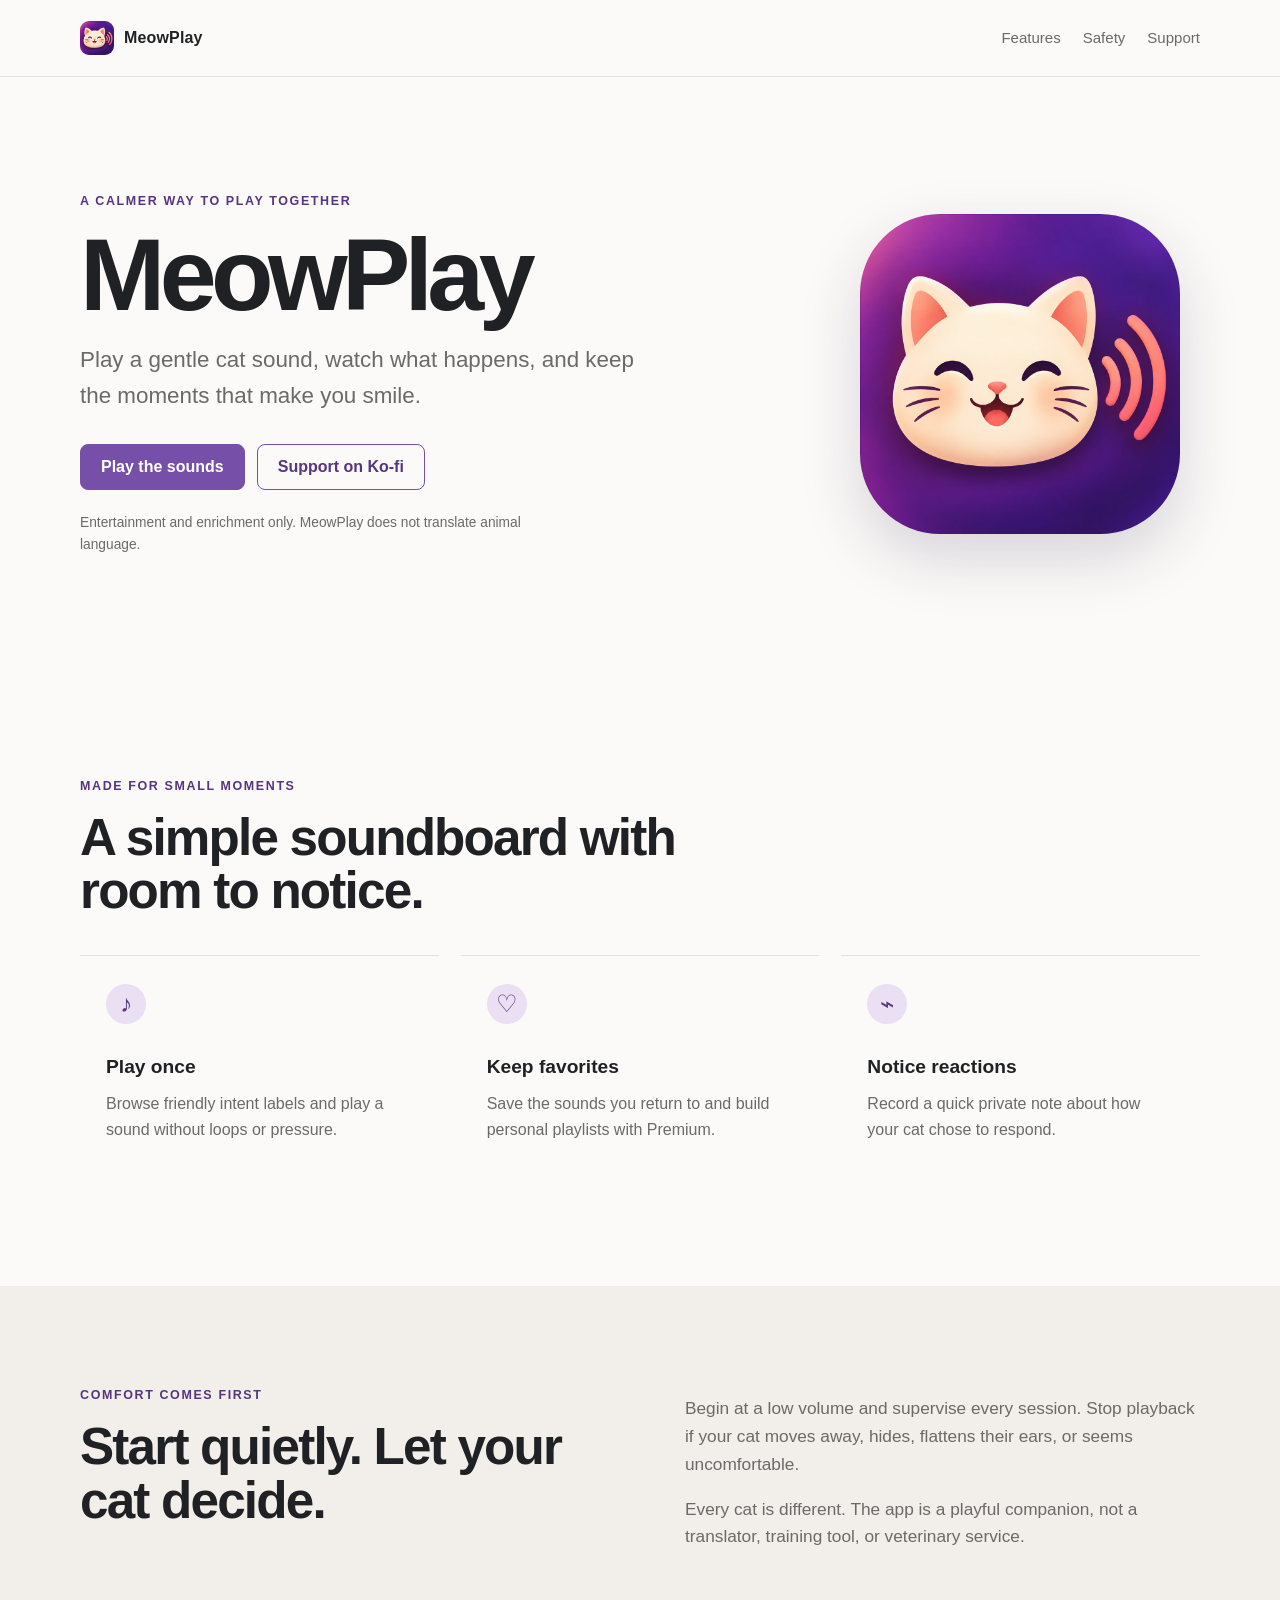
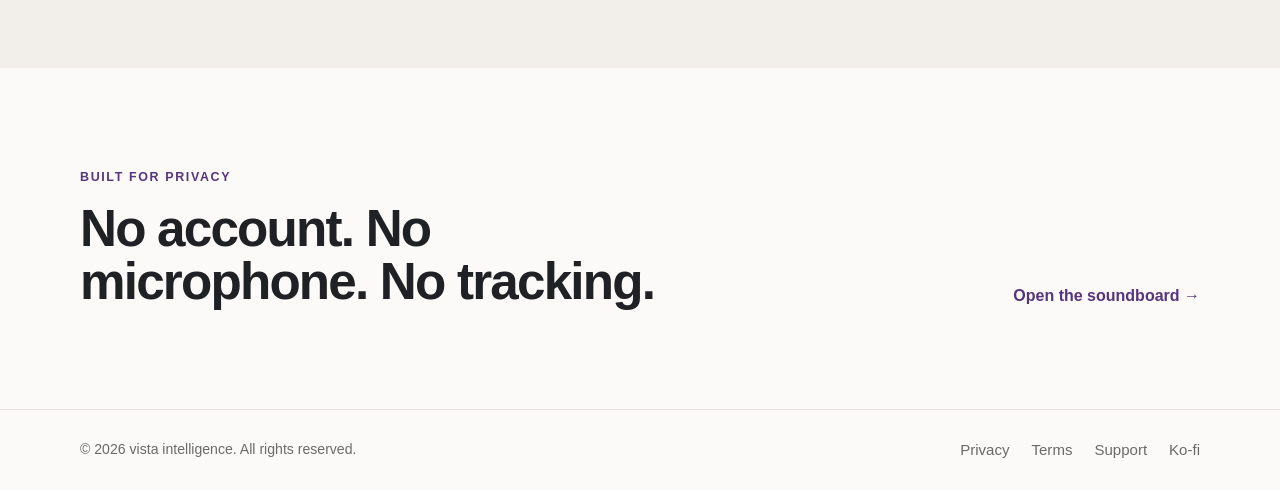
<file: LegalSite/index.html>
<!doctype html>
<html lang="en">
<head>
  <meta charset="utf-8">
  <meta name="viewport" content="width=device-width, initial-scale=1">
  <meta name="description" content="MeowPlay is a playful cat soundboard for curious cats and the people who love them.">
  <link rel="icon" href="app-icon.png" type="image/png">
  <title>MeowPlay — Playful cat sounds</title>
  <link rel="stylesheet" href="styles.css">
</head>
<body>
  <header class="site-header">
    <nav class="nav shell" aria-label="Main navigation">
      <a class="brand" href="index.html"><img src="app-icon.png" alt=""> <span>MeowPlay</span></a>
      <div class="nav-links">
        <a href="#features">Features</a>
        <a href="#safety">Safety</a>
        <a href="support.html">Support</a>
      </div>
    </nav>
  </header>

  <main>
    <section class="hero shell">
      <div class="hero-copy">
        <p class="eyebrow">A calmer way to play together</p>
        <h1>MeowPlay</h1>
        <p class="hero-lede">Play a gentle cat sound, watch what happens, and keep the moments that make you smile.</p>
        <div class="hero-actions">
          <a class="button button-primary" href="play.html">Play the sounds</a>
          <a class="button button-secondary" href="https://ko-fi.com/hustlicong" target="_blank" rel="noopener">Support on Ko-fi</a>
        </div>
        <p class="fine-print">Entertainment and enrichment only. MeowPlay does not translate animal language.</p>
      </div>
      <div class="hero-art" aria-label="MeowPlay app icon">
        <img src="app-icon.png" alt="MeowPlay app icon">
      </div>
    </section>

    <section class="section shell" id="features">
      <div class="section-heading">
        <p class="eyebrow">Made for small moments</p>
        <h2>A simple soundboard with room to notice.</h2>
      </div>
      <div class="feature-grid">
        <article class="feature">
          <span class="feature-icon" aria-hidden="true">♪</span>
          <h3>Play once</h3>
          <p>Browse friendly intent labels and play a sound without loops or pressure.</p>
        </article>
        <article class="feature">
          <span class="feature-icon" aria-hidden="true">♡</span>
          <h3>Keep favorites</h3>
          <p>Save the sounds you return to and build personal playlists with Premium.</p>
        </article>
        <article class="feature">
          <span class="feature-icon" aria-hidden="true">⌁</span>
          <h3>Notice reactions</h3>
          <p>Record a quick private note about how your cat chose to respond.</p>
        </article>
      </div>
    </section>

    <section class="section section-muted" id="safety">
      <div class="shell safety-layout">
        <div>
          <p class="eyebrow">Comfort comes first</p>
          <h2>Start quietly. Let your cat decide.</h2>
        </div>
        <div class="safety-copy">
          <p>Begin at a low volume and supervise every session. Stop playback if your cat moves away, hides, flattens their ears, or seems uncomfortable.</p>
          <p>Every cat is different. The app is a playful companion, not a translator, training tool, or veterinary service.</p>
        </div>
      </div>
    </section>

    <section class="closing shell">
      <div>
        <p class="eyebrow">Built for privacy</p>
        <h2>No account. No microphone. No tracking.</h2>
      </div>
      <a class="text-link" href="play.html">Open the soundboard <span aria-hidden="true">→</span></a>
    </section>
  </main>

  <footer class="site-footer">
    <div class="shell footer-inner">
      <span>© 2026 vista intelligence. All rights reserved.</span>
      <div class="footer-links">
        <a href="privacy.html">Privacy</a>
        <a href="terms.html">Terms</a>
        <a href="support.html">Support</a>
        <a href="https://ko-fi.com/hustlicong" target="_blank" rel="noopener">Ko-fi</a>
      </div>
    </div>
  </footer>
</body>
</html>
</file>
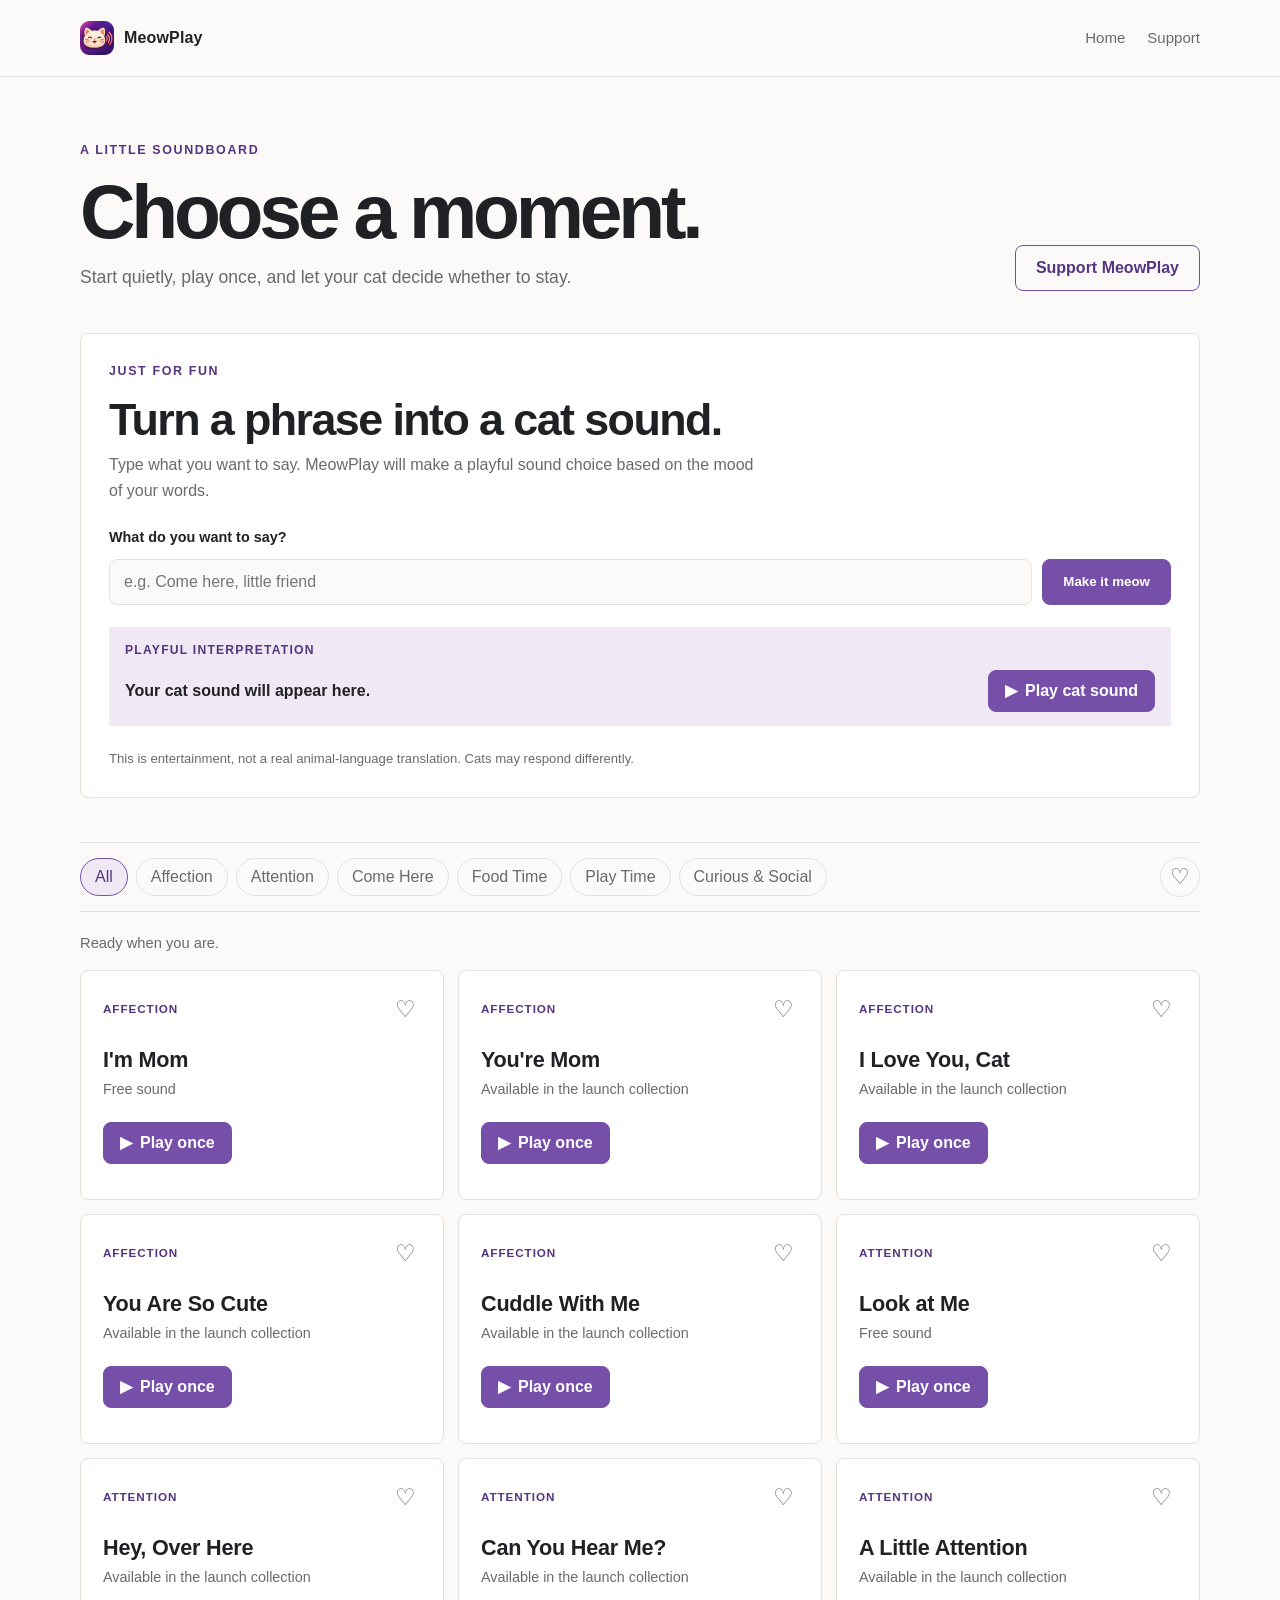
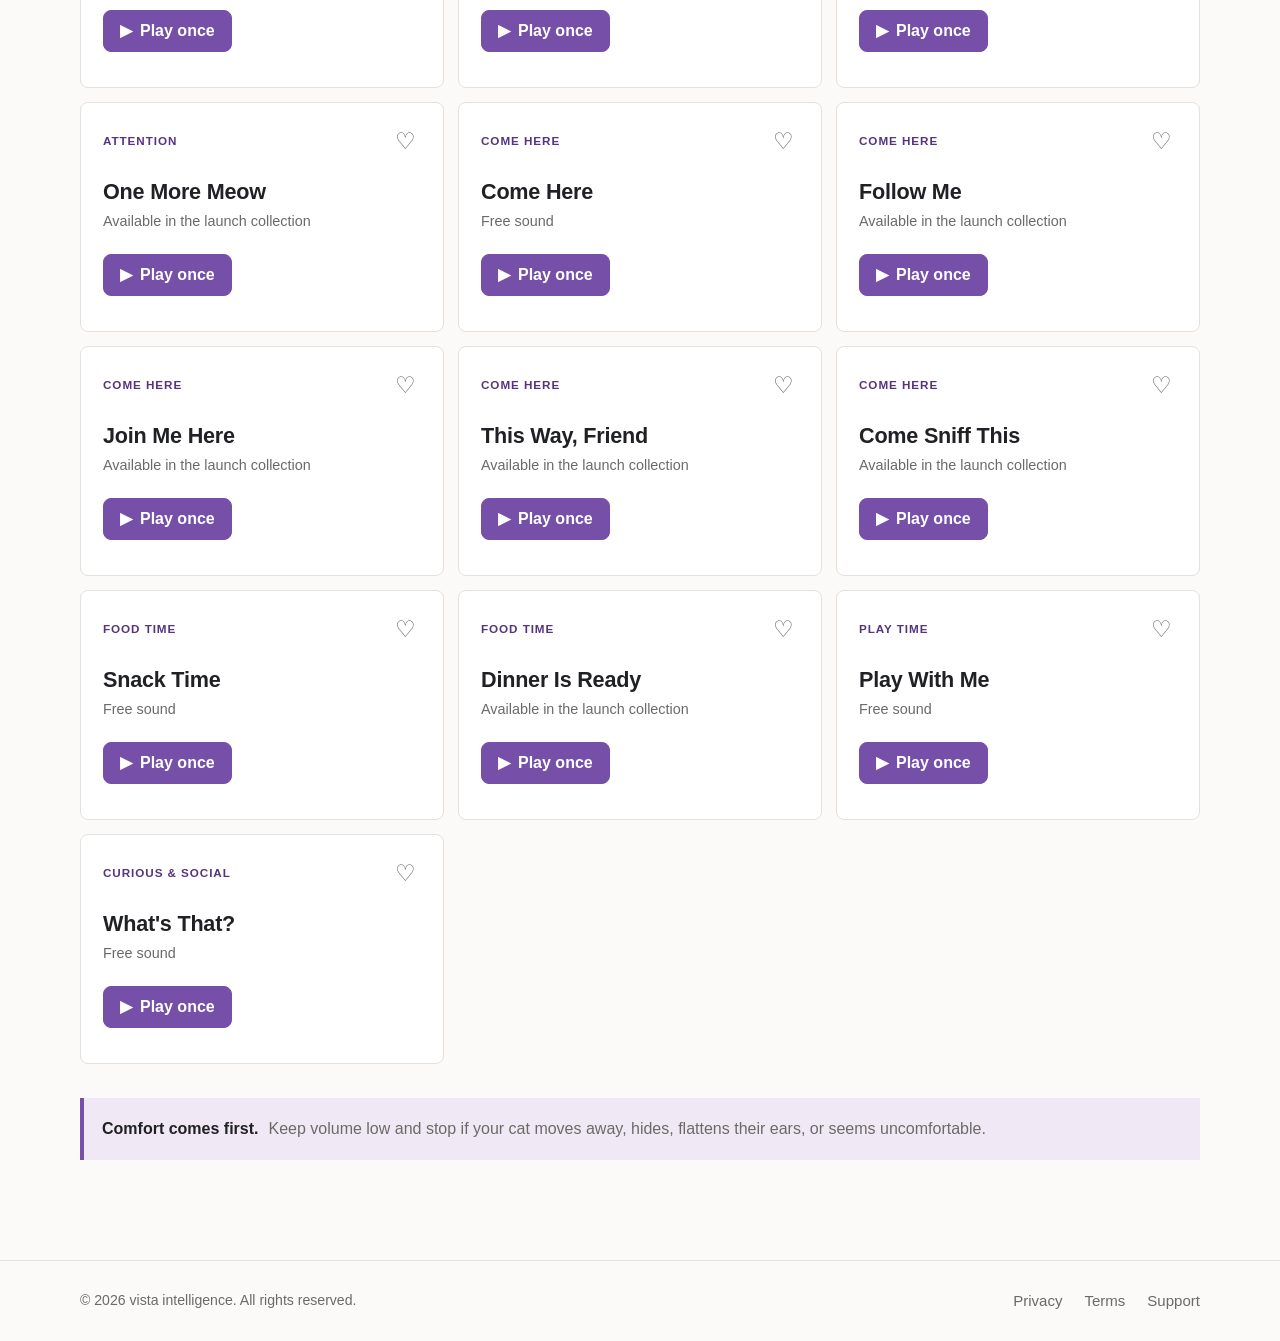
<file: LegalSite/play.html>
<!doctype html>
<html lang="en">
<head>
  <meta charset="utf-8">
  <meta name="viewport" content="width=device-width, initial-scale=1">
  <meta name="description" content="Play gentle MeowPlay cat sounds from your phone.">
  <link rel="icon" href="app-icon.png" type="image/png">
  <title>Play — MeowPlay</title>
  <link rel="stylesheet" href="styles.css">
</head>
<body class="play-page">
  <header class="site-header">
    <nav class="nav shell" aria-label="Main navigation">
      <a class="brand" href="index.html"><img src="app-icon.png" alt=""> <span>MeowPlay</span></a>
      <div class="nav-links">
        <a href="index.html">Home</a>
        <a href="support.html">Support</a>
      </div>
    </nav>
  </header>

  <main class="shell play-main">
    <section class="play-heading">
      <div>
        <p class="eyebrow">A little soundboard</p>
        <h1>Choose a moment.</h1>
        <p class="play-lede">Start quietly, play once, and let your cat decide whether to stay.</p>
      </div>
      <a class="button button-secondary support-button" href="https://ko-fi.com/hustlicong" target="_blank" rel="noopener">Support MeowPlay</a>
    </section>

    <section class="translator-panel" aria-labelledby="translator-title">
      <div>
        <p class="eyebrow">Just for fun</p>
        <h2 id="translator-title">Turn a phrase into a cat sound.</h2>
        <p class="translator-copy">Type what you want to say. MeowPlay will make a playful sound choice based on the mood of your words.</p>
      </div>
      <form id="translator-form" class="translator-form">
        <label for="human-phrase">What do you want to say?</label>
        <div class="translator-input-row">
          <input id="human-phrase" name="phrase" type="text" maxlength="120" placeholder="e.g. Come here, little friend" autocomplete="off" required>
          <button class="button button-primary" type="submit">Make it meow</button>
        </div>
      </form>
      <div class="translator-result" id="translator-result" aria-live="polite">
        <span class="result-label">Playful interpretation</span>
        <strong id="translator-message">Your cat sound will appear here.</strong>
        <button class="play-button result-play" id="translator-play" type="button" hidden>
          <span aria-hidden="true">▶</span><span>Play cat sound</span>
        </button>
      </div>
      <p class="translator-disclaimer">This is entertainment, not a real animal-language translation. Cats may respond differently.</p>
    </section>

    <div class="play-toolbar" aria-label="Soundboard controls">
      <div class="category-tabs" id="category-tabs"></div>
      <button class="icon-button" id="favorites-toggle" type="button" aria-pressed="false" title="Show favorites">
        <span aria-hidden="true">♡</span><span class="sr-only">Show favorites</span>
      </button>
    </div>

    <p class="status-line" id="status-line" role="status">Ready when you are.</p>
    <section class="sound-grid" id="sound-grid" aria-live="polite"></section>

    <section class="play-note">
      <strong>Comfort comes first.</strong>
      <span>Keep volume low and stop if your cat moves away, hides, flattens their ears, or seems uncomfortable.</span>
    </section>
  </main>

  <footer class="site-footer">
    <div class="shell footer-inner">
      <span>© 2026 vista intelligence. All rights reserved.</span>
      <div class="footer-links">
        <a href="privacy.html">Privacy</a>
        <a href="terms.html">Terms</a>
        <a href="support.html">Support</a>
      </div>
    </div>
  </footer>
  <script src="play.js"></script>
</body>
</html>
</file>
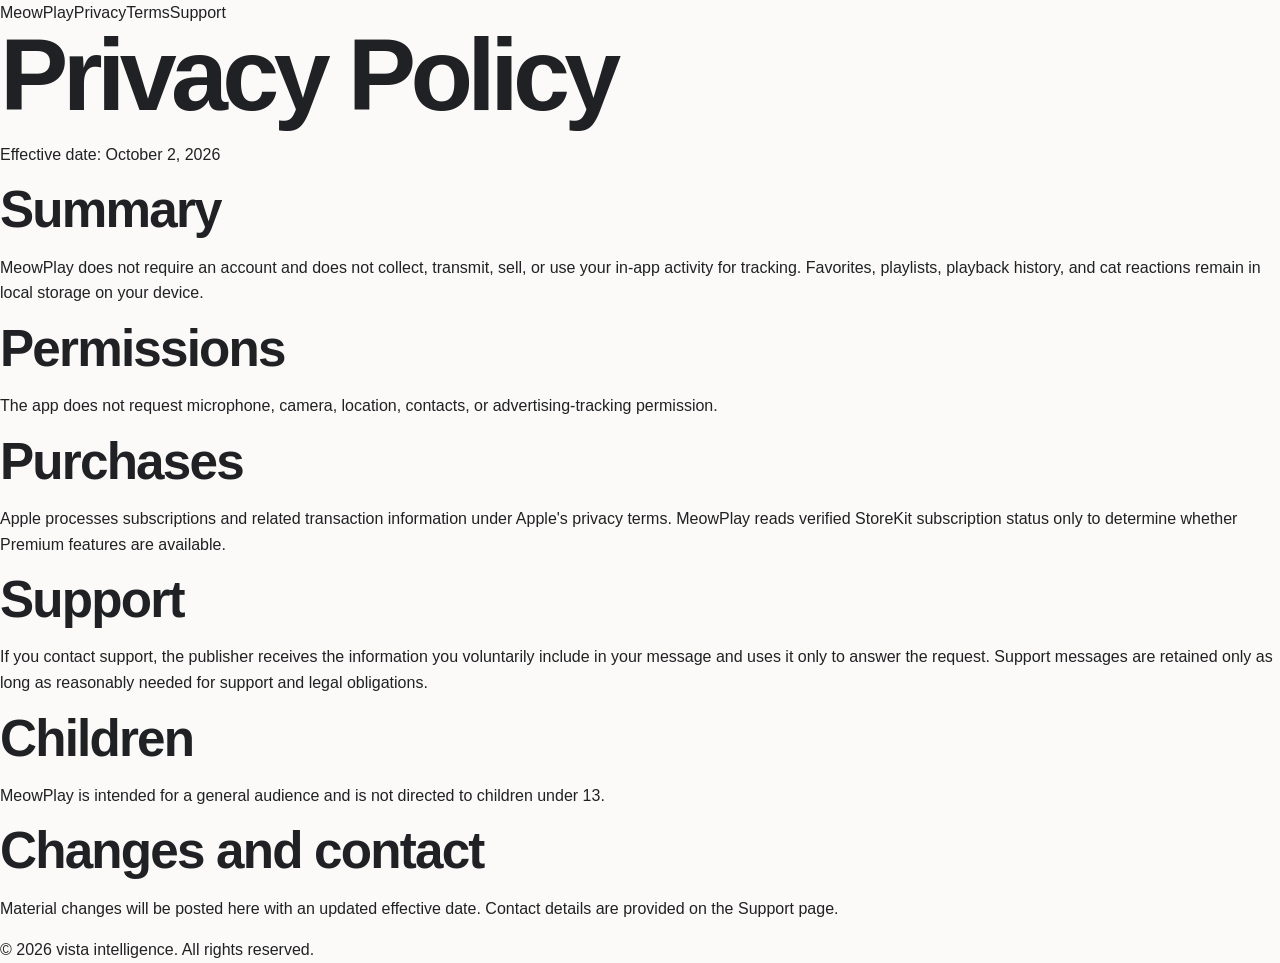
<file: LegalSite/privacy.html>
<!doctype html>
<html lang="en">
<head>
  <meta charset="utf-8">
  <meta name="viewport" content="width=device-width, initial-scale=1">
  <title>Privacy Policy — MeowPlay</title>
  <link rel="stylesheet" href="styles.css">
</head>
<body>
  <nav><a href="index.html">MeowPlay</a><a href="privacy.html">Privacy</a><a href="terms.html">Terms</a><a href="support.html">Support</a></nav>
  <main>
    <h1>Privacy Policy</h1>
    <p>Effective date: October 2, 2026</p>
    <h2>Summary</h2>
    <p>MeowPlay does not require an account and does not collect, transmit, sell, or use your in-app activity for tracking. Favorites, playlists, playback history, and cat reactions remain in local storage on your device.</p>
    <h2>Permissions</h2>
    <p>The app does not request microphone, camera, location, contacts, or advertising-tracking permission.</p>
    <h2>Purchases</h2>
    <p>Apple processes subscriptions and related transaction information under Apple's privacy terms. MeowPlay reads verified StoreKit subscription status only to determine whether Premium features are available.</p>
    <h2>Support</h2>
    <p>If you contact support, the publisher receives the information you voluntarily include in your message and uses it only to answer the request. Support messages are retained only as long as reasonably needed for support and legal obligations.</p>
    <h2>Children</h2>
    <p>MeowPlay is intended for a general audience and is not directed to children under 13.</p>
    <h2>Changes and contact</h2>
    <p>Material changes will be posted here with an updated effective date. Contact details are provided on the <a href="support.html">Support page</a>.</p>
    <footer>© 2026 vista intelligence. All rights reserved.</footer>
  </main>
</body>
</html>
</file>
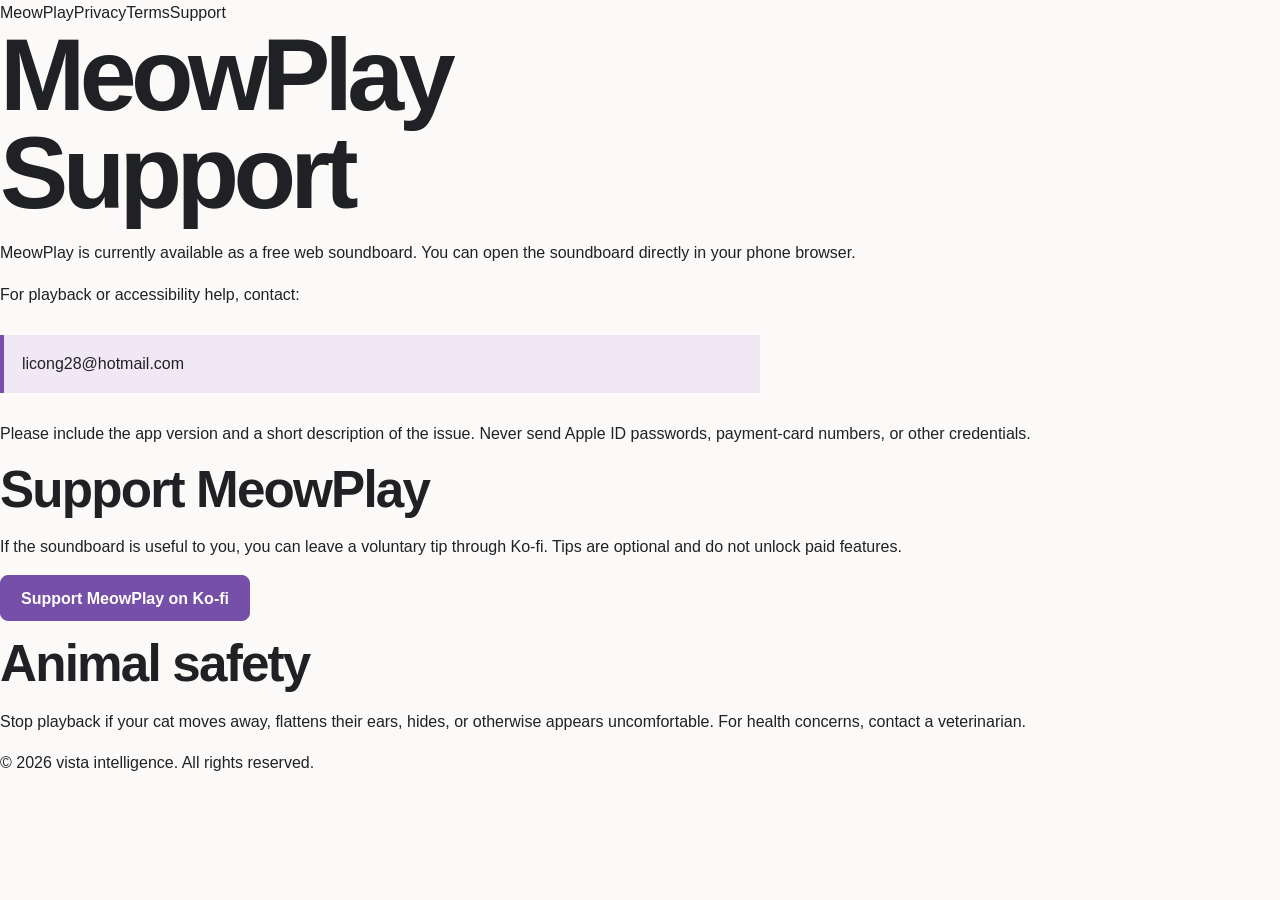
<file: LegalSite/support.html>
<!doctype html>
<html lang="en">
<head>
  <meta charset="utf-8">
  <meta name="viewport" content="width=device-width, initial-scale=1">
  <title>Support — MeowPlay</title>
  <link rel="stylesheet" href="styles.css">
</head>
<body>
  <nav><a href="index.html">MeowPlay</a><a href="privacy.html">Privacy</a><a href="terms.html">Terms</a><a href="support.html">Support</a></nav>
  <main>
    <h1>MeowPlay Support</h1>
    <p>MeowPlay is currently available as a free web soundboard. You can <a href="play.html">open the soundboard</a> directly in your phone browser.</p>
    <p>For playback or accessibility help, contact:</p>
    <p class="note"><a href="mailto:licong28@hotmail.com">licong28@hotmail.com</a></p>
    <p>Please include the app version and a short description of the issue. Never send Apple ID passwords, payment-card numbers, or other credentials.</p>
    <h2>Support MeowPlay</h2>
    <p>If the soundboard is useful to you, you can leave a voluntary tip through Ko-fi. Tips are optional and do not unlock paid features.</p>
    <p><a class="button button-primary" href="https://ko-fi.com/hustlicong" target="_blank" rel="noopener">Support MeowPlay on Ko-fi</a></p>
    <h2>Animal safety</h2>
    <p>Stop playback if your cat moves away, flattens their ears, hides, or otherwise appears uncomfortable. For health concerns, contact a veterinarian.</p>
    <footer>© 2026 vista intelligence. All rights reserved.</footer>
  </main>
</body>
</html>
</file>
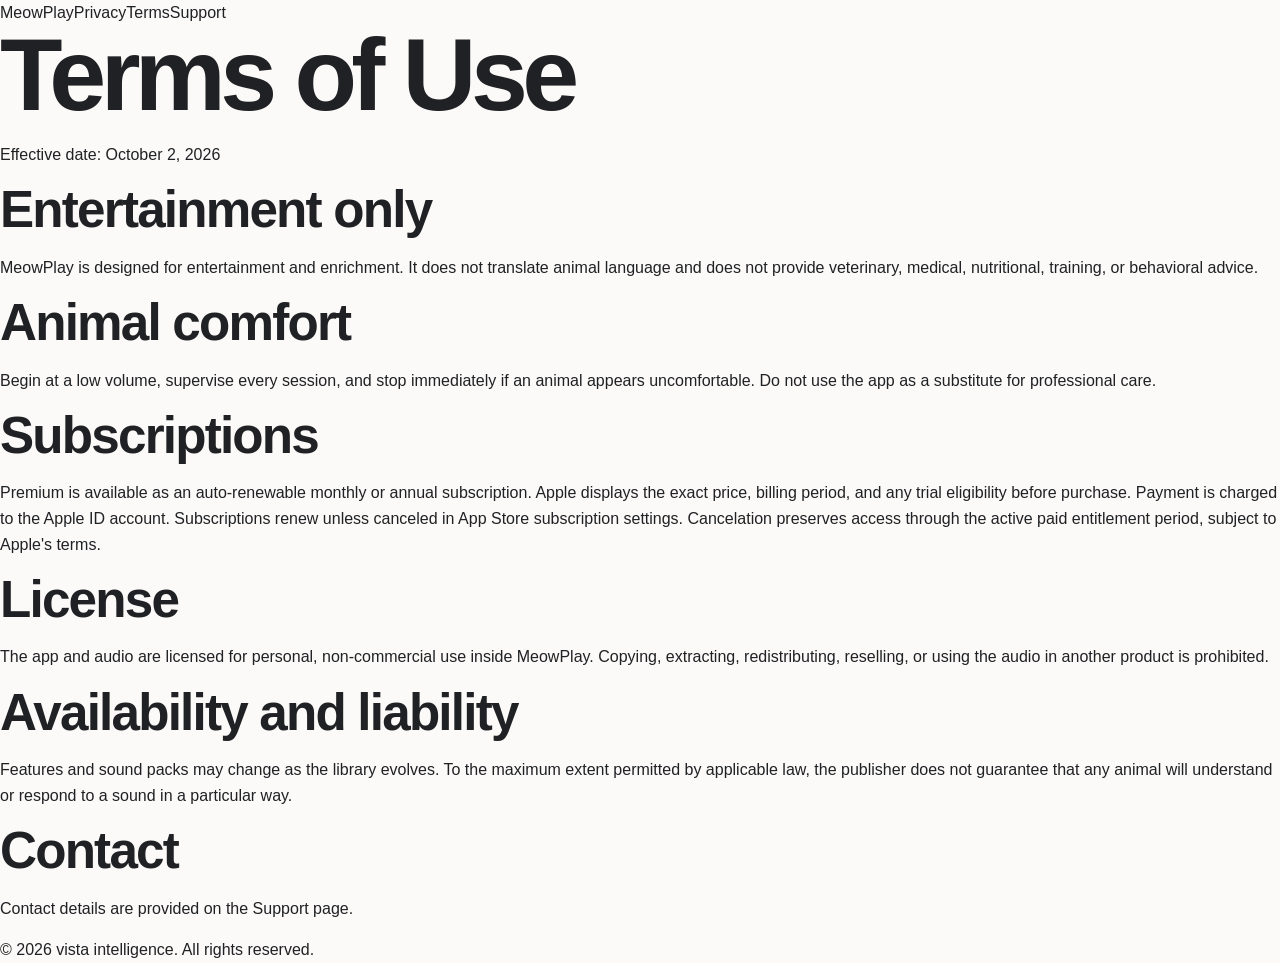
<file: LegalSite/terms.html>
<!doctype html>
<html lang="en">
<head>
  <meta charset="utf-8">
  <meta name="viewport" content="width=device-width, initial-scale=1">
  <title>Terms of Use — MeowPlay</title>
  <link rel="stylesheet" href="styles.css">
</head>
<body>
  <nav><a href="index.html">MeowPlay</a><a href="privacy.html">Privacy</a><a href="terms.html">Terms</a><a href="support.html">Support</a></nav>
  <main>
    <h1>Terms of Use</h1>
    <p>Effective date: October 2, 2026</p>
    <h2>Entertainment only</h2>
    <p>MeowPlay is designed for entertainment and enrichment. It does not translate animal language and does not provide veterinary, medical, nutritional, training, or behavioral advice.</p>
    <h2>Animal comfort</h2>
    <p>Begin at a low volume, supervise every session, and stop immediately if an animal appears uncomfortable. Do not use the app as a substitute for professional care.</p>
    <h2>Subscriptions</h2>
    <p>Premium is available as an auto-renewable monthly or annual subscription. Apple displays the exact price, billing period, and any trial eligibility before purchase. Payment is charged to the Apple ID account. Subscriptions renew unless canceled in App Store subscription settings. Cancelation preserves access through the active paid entitlement period, subject to Apple's terms.</p>
    <h2>License</h2>
    <p>The app and audio are licensed for personal, non-commercial use inside MeowPlay. Copying, extracting, redistributing, reselling, or using the audio in another product is prohibited.</p>
    <h2>Availability and liability</h2>
    <p>Features and sound packs may change as the library evolves. To the maximum extent permitted by applicable law, the publisher does not guarantee that any animal will understand or respond to a sound in a particular way.</p>
    <h2>Contact</h2>
    <p>Contact details are provided on the <a href="support.html">Support page</a>.</p>
    <footer>© 2026 vista intelligence. All rights reserved.</footer>
  </main>
</body>
</html>
</file>
<file: LegalSite/styles.css>
:root {
  color-scheme: light;
  font-family: -apple-system, BlinkMacSystemFont, "Segoe UI", sans-serif;
  color: #202124;
  background: #fbfaf8;
  --ink: #202124;
  --muted: #6b6a68;
  --line: #e5e1dc;
  --soft: #f2eee9;
  --accent: #7650a8;
  --accent-dark: #56347f;
  --shell: min(1120px, calc(100% - 48px));
}

* { box-sizing: border-box; }
html { scroll-behavior: smooth; }
body { margin: 0; background: #fbfaf8; color: var(--ink); line-height: 1.6; }
a { color: inherit; text-decoration: none; }
a:hover { color: var(--accent-dark); }
.shell { width: var(--shell); margin: 0 auto; }
.site-header { border-bottom: 1px solid var(--line); background: rgba(251, 250, 248, .96); }
.nav { min-height: 76px; display: flex; align-items: center; justify-content: space-between; gap: 24px; }
.brand { display: inline-flex; align-items: center; gap: 10px; font-weight: 750; letter-spacing: .01em; }
.brand img { width: 34px; height: 34px; border-radius: 9px; }
.nav-links, .footer-links { display: flex; gap: 22px; color: var(--muted); font-size: .94rem; }
.hero { min-height: 600px; display: grid; grid-template-columns: minmax(0, 1fr) 360px; align-items: center; gap: 96px; padding: 86px 0 92px; }
.eyebrow { margin: 0 0 14px; color: var(--accent-dark); font-size: .78rem; font-weight: 750; letter-spacing: .13em; text-transform: uppercase; }
h1, h2, h3, p { margin-top: 0; }
h1 { max-width: 620px; margin-bottom: 18px; font-size: clamp(3.4rem, 8vw, 6.8rem); line-height: .96; letter-spacing: -.055em; }
h2 { max-width: 650px; margin-bottom: 18px; font-size: clamp(2rem, 4vw, 3.6rem); line-height: 1.04; letter-spacing: -.035em; }
h3 { margin-bottom: 8px; font-size: 1.2rem; }
.hero-lede { max-width: 570px; margin-bottom: 30px; color: var(--muted); font-size: clamp(1.15rem, 2vw, 1.4rem); }
.hero-actions { display: flex; flex-wrap: wrap; gap: 12px; }
.button { display: inline-flex; align-items: center; justify-content: center; min-height: 46px; padding: 0 20px; border: 1px solid var(--accent); border-radius: 8px; font-weight: 700; }
.button-primary { background: var(--accent); color: white; }
.button-primary:hover { background: var(--accent-dark); color: white; }
.button-secondary { color: var(--accent-dark); }
.fine-print { max-width: 480px; margin: 22px 0 0; color: var(--muted); font-size: .86rem; }
.hero-art { display: grid; place-items: center; }
.hero-art img { width: min(100%, 320px); aspect-ratio: 1; border-radius: 25%; box-shadow: 0 24px 60px rgba(60, 40, 85, .18); }
.section { padding: 100px 0; }
.section-heading { margin-bottom: 38px; }
.feature-grid { display: grid; grid-template-columns: repeat(3, 1fr); gap: 22px; }
.feature { min-height: 220px; padding: 28px 26px; border-top: 1px solid var(--line); }
.feature-icon { display: inline-grid; place-items: center; width: 40px; height: 40px; margin-bottom: 28px; border-radius: 50%; background: #eadff3; color: var(--accent-dark); font-size: 1.5rem; }
.feature p, .safety-copy p { color: var(--muted); }
.section-muted { background: var(--soft); }
.safety-layout { display: grid; grid-template-columns: 1fr 1fr; gap: 90px; align-items: start; }
.safety-copy { padding-top: 9px; font-size: 1.08rem; }
.closing { display: flex; justify-content: space-between; align-items: end; gap: 40px; padding: 100px 0; }
.closing h2 { margin-bottom: 0; }
.text-link { color: var(--accent-dark); font-weight: 750; white-space: nowrap; }
.site-footer { border-top: 1px solid var(--line); }
.footer-inner { display: flex; justify-content: space-between; gap: 24px; padding: 28px 0; color: var(--muted); font-size: .88rem; }
.page { padding: 72px 0 100px; }
.page h1 { font-size: clamp(2.7rem, 6vw, 5rem); letter-spacing: -.045em; }
.page h2 { margin-top: 42px; margin-bottom: 10px; font-size: 1.35rem; letter-spacing: -.01em; }
.page p { max-width: 760px; color: #555350; }
.note { max-width: 760px; margin: 28px 0; padding: 16px 18px; border-left: 4px solid var(--accent); background: #f0e9f5; }
.play-main { padding: 64px 0 100px; }
.play-heading { display: flex; justify-content: space-between; align-items: end; gap: 32px; padding-bottom: 42px; }
.play-heading h1 { margin-bottom: 14px; font-size: clamp(2.8rem, 6vw, 5.4rem); }
.play-lede { max-width: 540px; margin: 0; color: var(--muted); font-size: 1.1rem; }
.support-button { white-space: nowrap; }
.translator-panel { display: grid; gap: 22px; margin: 0 0 44px; padding: 28px; border: 1px solid var(--line); border-radius: 8px; background: #fff; }
.translator-panel h2 { margin-bottom: 10px; font-size: clamp(1.8rem, 4vw, 2.8rem); }
.translator-copy { max-width: 650px; margin-bottom: 0; color: var(--muted); }
.translator-form { display: grid; gap: 10px; }
.translator-form label { font-size: .9rem; font-weight: 700; }
.translator-input-row { display: flex; gap: 10px; }
.translator-input-row input { min-width: 0; flex: 1; min-height: 46px; padding: 0 14px; border: 1px solid var(--line); border-radius: 8px; background: #fbfaf8; color: var(--ink); font: inherit; }
.translator-input-row input:focus { outline: 2px solid #cdb9df; outline-offset: 2px; border-color: var(--accent); }
.translator-result { display: flex; align-items: center; flex-wrap: wrap; gap: 10px 14px; min-height: 62px; padding: 14px 16px; background: #f0e9f5; }
.result-label { flex-basis: 100%; color: var(--accent-dark); font-size: .76rem; font-weight: 750; letter-spacing: .1em; text-transform: uppercase; }
.translator-result strong { flex: 1; min-width: 220px; }
.result-play { min-height: 38px; }
.translator-disclaimer { margin: 0; color: var(--muted); font-size: .82rem; }
.play-toolbar { display: flex; align-items: center; justify-content: space-between; gap: 16px; padding: 14px 0; border-top: 1px solid var(--line); border-bottom: 1px solid var(--line); }
.category-tabs { display: flex; gap: 8px; overflow-x: auto; scrollbar-width: none; }
.category-tabs::-webkit-scrollbar { display: none; }
.tab { flex: 0 0 auto; min-height: 38px; padding: 0 14px; border: 1px solid var(--line); border-radius: 999px; background: transparent; color: var(--muted); font: inherit; cursor: pointer; }
.tab.is-active, .tab:hover { border-color: var(--accent); background: #f0e9f5; color: var(--accent-dark); }
.icon-button, .favorite-button { display: inline-grid; place-items: center; border: 0; background: transparent; color: var(--muted); cursor: pointer; }
.icon-button { flex: 0 0 40px; width: 40px; height: 40px; border: 1px solid var(--line); border-radius: 50%; font-size: 1.35rem; }
.icon-button.is-active, .favorite-button.is-favorite { color: var(--accent-dark); }
.status-line { min-height: 26px; margin: 20px 0 12px; color: var(--muted); font-size: .92rem; }
.sound-grid { display: grid; grid-template-columns: repeat(3, 1fr); gap: 14px; }
.sound-card { min-height: 230px; padding: 22px; border: 1px solid var(--line); border-radius: 8px; background: #fff; }
.sound-card-top { display: flex; align-items: center; justify-content: space-between; gap: 12px; }
.sound-category { color: var(--accent-dark); font-size: .73rem; font-weight: 750; letter-spacing: .08em; text-transform: uppercase; }
.favorite-button { width: 32px; height: 32px; font-size: 1.45rem; }
.sound-card h2 { margin: 24px 0 6px; font-size: 1.35rem; letter-spacing: -.01em; }
.sound-card p { min-height: 26px; margin-bottom: 18px; color: var(--muted); font-size: .9rem; }
.play-button { display: inline-flex; align-items: center; gap: 8px; min-height: 42px; padding: 0 16px; border: 1px solid var(--accent); border-radius: 8px; background: var(--accent); color: #fff; font: inherit; font-weight: 700; cursor: pointer; }
.play-button:hover { background: var(--accent-dark); }
.empty-state { grid-column: 1 / -1; padding: 40px 0; color: var(--muted); }
.play-note { display: flex; gap: 10px; margin-top: 34px; padding: 18px; border-left: 4px solid var(--accent); background: #f0e9f5; color: var(--muted); }
.play-note strong { color: var(--ink); white-space: nowrap; }
.sr-only { position: absolute; width: 1px; height: 1px; padding: 0; margin: -1px; overflow: hidden; clip: rect(0, 0, 0, 0); white-space: nowrap; border: 0; }
@media (max-width: 760px) {
  :root { --shell: min(100% - 32px, 620px); }
  .nav { min-height: 68px; }
  .nav-links { gap: 13px; font-size: .84rem; }
  .hero { min-height: auto; grid-template-columns: 1fr; gap: 42px; padding: 68px 0 76px; }
  .hero-art { justify-content: start; }
  .hero-art img { width: 180px; }
  .section { padding: 72px 0; }
  .feature-grid, .safety-layout { grid-template-columns: 1fr; gap: 12px; }
  .feature { min-height: 0; padding: 22px 0; }
  .feature-icon { margin-bottom: 18px; }
  .closing, .footer-inner { align-items: start; flex-direction: column; padding: 72px 0; gap: 24px; }
  .footer-inner { padding: 26px 0; }
  .footer-links { gap: 16px; }
  .play-main { padding: 42px 0 72px; }
  .play-heading { align-items: start; flex-direction: column; gap: 22px; padding-bottom: 30px; }
  .support-button { width: 100%; }
  .translator-panel { padding: 22px; }
  .translator-input-row { align-items: stretch; flex-direction: column; }
  .translator-input-row .button { width: 100%; }
  .translator-result strong { min-width: 0; }
  .result-play { width: 100%; }
  .sound-grid { grid-template-columns: 1fr; }
  .sound-card { min-height: 0; }
  .play-note { align-items: start; flex-direction: column; gap: 4px; }
}
</file>
